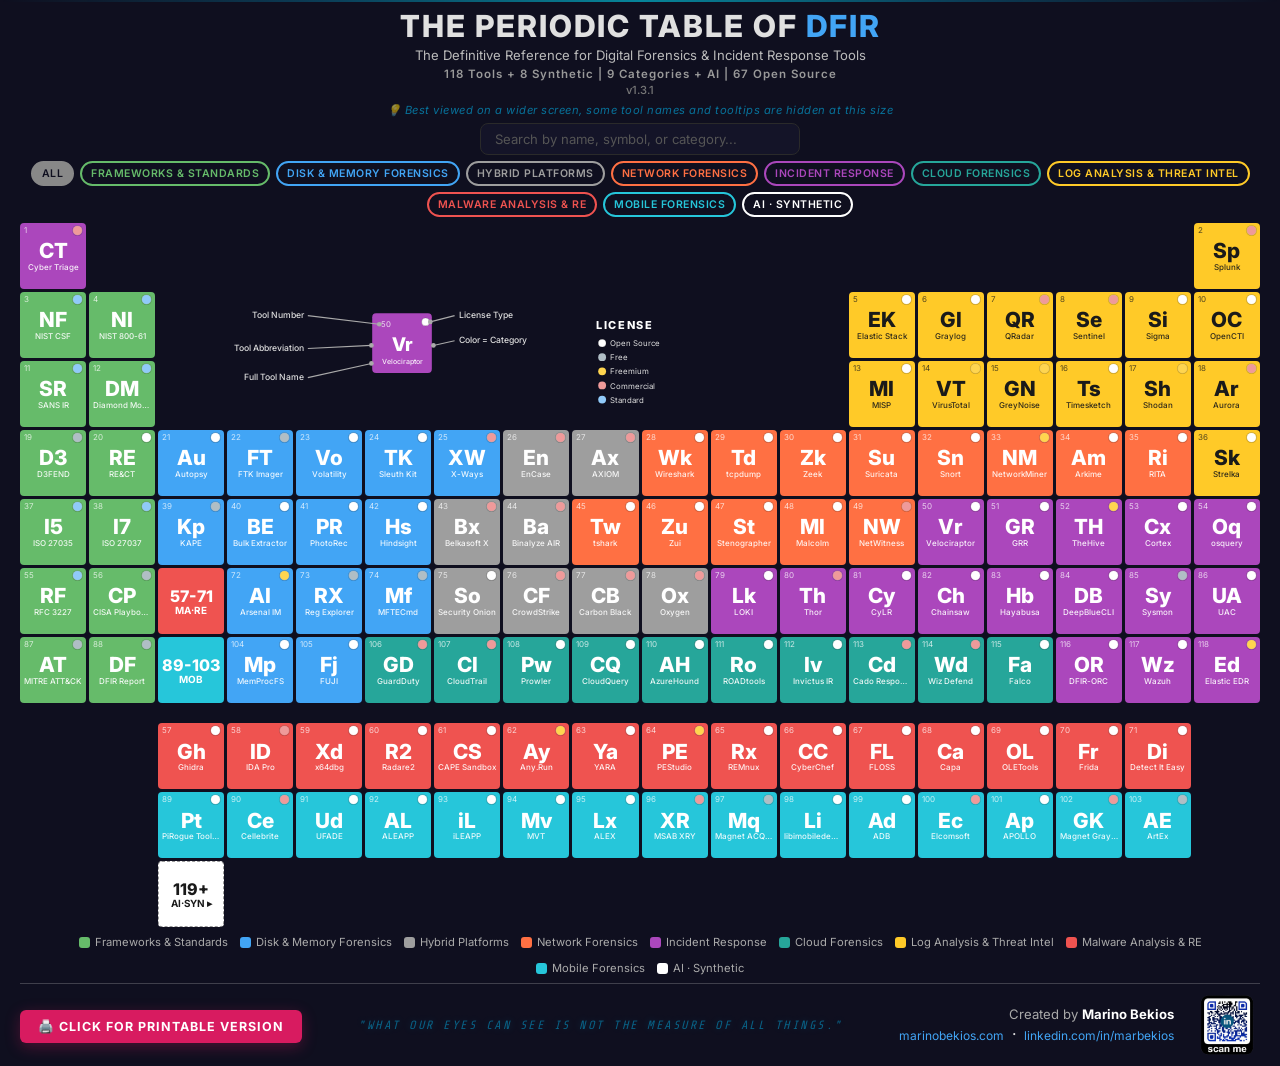
<file: index.html>
<!DOCTYPE html>
<html lang="en">
<head>
    <meta charset="UTF-8">
    <meta name="viewport" content="width=device-width, initial-scale=1.0">
    <title>The Periodic Table of DFIR - 118 Essential Forensics & IR Tools</title>
    <meta name="description" content="The definitive visual reference for Digital Forensics & Incident Response. 118 tools across 9 categories plus a synthetic-elements row of AI DFIR tools - disk, memory, network, malware, mobile, cloud, IR, frameworks, hybrid platforms, and AI.">
    <meta name="author" content="Marino Bekios">
    <meta name="keywords" content="DFIR, digital forensics, incident response, cybersecurity, periodic table, forensic tools, malware analysis, threat intelligence">

    <!-- Open Graph / LinkedIn / Facebook -->
    <meta property="og:type" content="website">
    <meta property="og:url" content="https://ledlight33.github.io/periodic-table-of-dfir/">
    <meta property="og:title" content="The Periodic Table of DFIR">
    <meta property="og:description" content="118 essential tools for Digital Forensics & Incident Response, organized like the periodic table. By Marino Bekios.">
    <meta property="og:image" content="https://ledlight33.github.io/periodic-table-of-dfir/assets/og-image.png">

    <!-- Twitter Card -->
    <meta name="twitter:card" content="summary_large_image">
    <meta name="twitter:title" content="The Periodic Table of DFIR">
    <meta name="twitter:description" content="118 essential tools for Digital Forensics & Incident Response.">
    <meta name="twitter:image" content="https://ledlight33.github.io/periodic-table-of-dfir/assets/og-image.png">

    <link rel="stylesheet" href="style.css">
    <link rel="preconnect" href="https://fonts.googleapis.com">
    <link rel="preconnect" href="https://fonts.gstatic.com" crossorigin>
    <link href="https://fonts.googleapis.com/css2?family=Inter:wght@300;400;500;600;700;800&family=Share+Tech+Mono&display=swap" rel="stylesheet">

    <!-- =====================================================
         INDEX-ONLY: Matrix rain + scan-line atmospheric layer
         (Not loaded by print.html or poster.html)
         ===================================================== -->
    <style>
        /* Hide the existing circuit-board pattern on index - matrix replaces it */
        body::before { display: none !important; }

        #matrix-rain {
            position: fixed;
            inset: 0;
            width: 100%;
            height: 100%;
            z-index: 0;
            opacity: 0.42;
            pointer-events: none;
        }

        .scan-overlay {
            position: fixed;
            inset: 0;
            z-index: 0;
            pointer-events: none;
            overflow: hidden;
        }
        .scan-line {
            position: absolute;
            left: 0;
            right: 0;
            height: 1.5px;
            background: linear-gradient(90deg,
                transparent 0%,
                rgba(0, 200, 255, 0.25) 25%,
                rgba(0, 230, 255, 0.55) 50%,
                rgba(0, 200, 255, 0.25) 75%,
                transparent 100%);
            /* 16-second cycle: ~11s slow sweep top→bottom, ~5s invisible pause before next */
            animation: scanMove 16s ease-in-out infinite;
        }
        @keyframes scanMove {
            0%   { top: 0;     opacity: 0; }
            4%   { opacity: 1; }
            70%  { top: 100%;  opacity: 1; }
            74%  { top: 100%;  opacity: 0; }
            100% { top: 100%;  opacity: 0; }
        }

        /* Resolution hint - only shows on smaller screens, hidden on full desktop */
        .resolution-hint {
            display: none;
            margin-top: 6px;
            font-size: 0.7rem;
            color: rgba(0, 195, 255, 0.55);
            font-style: italic;
            letter-spacing: 0.5px;
        }
        @media (max-width: 1280px) {
            .resolution-hint { display: block; }
        }

        /* Atmospheric quote - sits in the footer row between print button and author info */
        .wallpaper-quote {
            font-family: 'Share Tech Mono', Consolas, monospace;
            font-size: 12px;
            letter-spacing: 2.5px;
            color: rgba(0, 195, 255, 0.45);
            font-style: italic;
            text-transform: uppercase;
            text-align: center;
            text-shadow: 0 0 8px rgba(0, 200, 255, 0.2);
            pointer-events: none;
            flex: 0 1 auto;
            padding: 0 20px;
        }
        @media (max-width: 1100px) {
            .wallpaper-quote { font-size: 10px; letter-spacing: 1.5px; padding: 0 12px; }
        }
        @media (max-width: 768px) {
            .wallpaper-quote { display: none; }
        }

        /* Respect users who prefer reduced motion */
        @media (prefers-reduced-motion: reduce) {
            .scan-line { animation: none; display: none; }
        }
    </style>
</head>
<body>
    <!-- Matrix rain background (index only) -->
    <canvas id="matrix-rain" aria-hidden="true"></canvas>
    <div class="scan-overlay" aria-hidden="true"><div class="scan-line"></div></div>

    <div class="container">
        <header>
            <h1>The Periodic Table of <span class="accent">DFIR</span></h1>
            <p class="subtitle">The Definitive Reference for Digital Forensics & Incident Response Tools</p>
            <p class="stats-badge">118 Tools + 8 Synthetic | 9 Categories + AI | 67 Open Source</p>
            <p class="version">v1.3.1</p>
            <p class="resolution-hint">💡 Best viewed on a wider screen, some tool names and tooltips are hidden at this size</p>
        </header>

        <div class="controls">
            <div class="search-wrapper">
                <input type="text" id="search" placeholder="Search by name, symbol, or category..." autocomplete="off" spellcheck="false">
                <button class="search-clear" id="searchClear" aria-label="Clear search">✕</button>
            </div>
            <div class="filter-buttons" id="filters"></div>
        </div>

        <div class="table-wrapper">
            <div class="periodic-table" id="table"></div>
        </div>

        <div class="legend" id="legend"></div>

        <footer>
            <div class="footer-content">
                <div class="footer-left">
                    <a href="print.html" target="_blank" class="print-btn-magenta">
                        🖨️ CLICK FOR PRINTABLE VERSION
                    </a>
                </div>
                <div class="wallpaper-quote" aria-hidden="true">"What our eyes can see is not the measure of all things."</div>
                <div class="footer-right">
                    <div class="footer-info-group">
                        <div class="footer-text">
                            <p class="footer-author">Created by <strong>Marino Bekios</strong></p>
                            <p class="footer-link">
                                <a href="https://marinobekios.com/" target="_blank">marinobekios.com</a>
                                &nbsp;·&nbsp;
                                <a href="https://linkedin.com/in/marbekios" target="_blank">linkedin.com/in/marbekios</a>
                            </p>
                        </div>
                        <img src="assets/qr-linkedin.png" class="footer-qr-static-index" style="width: 110px; height: 110px;" alt="LinkedIn QR">
                    </div>
                </div>
            </div>
        </footer>
    </div>

    <!-- Matrix rain renderer (index only). Lightweight: pauses when tab hidden,
         responds to viewport resize, stops if user prefers reduced motion. -->
    <script>
    (function () {
        const canvas = document.getElementById('matrix-rain');
        if (!canvas) return;
        const ctx = canvas.getContext('2d');
        const FONT_SIZE = 15;
        let W, H, COLS, drops, speed, bright, timer = null;

        function resize() {
            W = canvas.width  = window.innerWidth;
            H = canvas.height = window.innerHeight;
            COLS = Math.floor(W / FONT_SIZE);
            drops  = Array.from({ length: COLS }, () => Math.random() * (H / FONT_SIZE));
            speed  = Array.from({ length: COLS }, () => 0.18 + Math.random() * 0.42);  // was 0.4-1.3, now 0.18-0.6 (≈50% slower)
            bright = Array.from({ length: COLS }, () => 0.30 + Math.random() * 0.50);
            ctx.font = FONT_SIZE + 'px "Share Tech Mono", Consolas, monospace';
        }

        function draw() {
            // Trail effect - semi-transparent fill matching body background colour
            ctx.fillStyle = 'rgba(15, 15, 31, 0.07)';
            ctx.fillRect(0, 0, W, H);

            for (let i = 0; i < COLS; i++) {
                const x = i * FONT_SIZE;
                const y = drops[i] * FONT_SIZE;
                const bit = Math.random() > 0.5 ? '1' : '0';
                const alpha = bright[i] * (0.8 + Math.random() * 0.2);

                ctx.fillStyle = 'rgba(0, 195, 255, ' + Math.min(1, alpha * 1.3) + ')';
                ctx.fillText(bit, x, y);

                drops[i] += speed[i];
                if (y > H && Math.random() > 0.972) {
                    drops[i] = Math.random() * -30;
                    bright[i] = 0.30 + Math.random() * 0.48;
                    speed[i]  = 0.18 + Math.random() * 0.42;
                }
            }
        }

        function start() { if (!timer) timer = setInterval(draw, 50); }
        function stop()  { if (timer) { clearInterval(timer); timer = null; } }

        resize();
        window.addEventListener('resize', resize);
        document.addEventListener('visibilitychange', () => document.hidden ? stop() : start());

        if (window.matchMedia('(prefers-reduced-motion: reduce)').matches) {
            // Single static frame for users who prefer no motion
            for (let i = 0; i < 40; i++) draw();
        } else {
            start();
        }
    })();
    </script>

    <script src="script.js"></script>
</body>
</html>
</file>
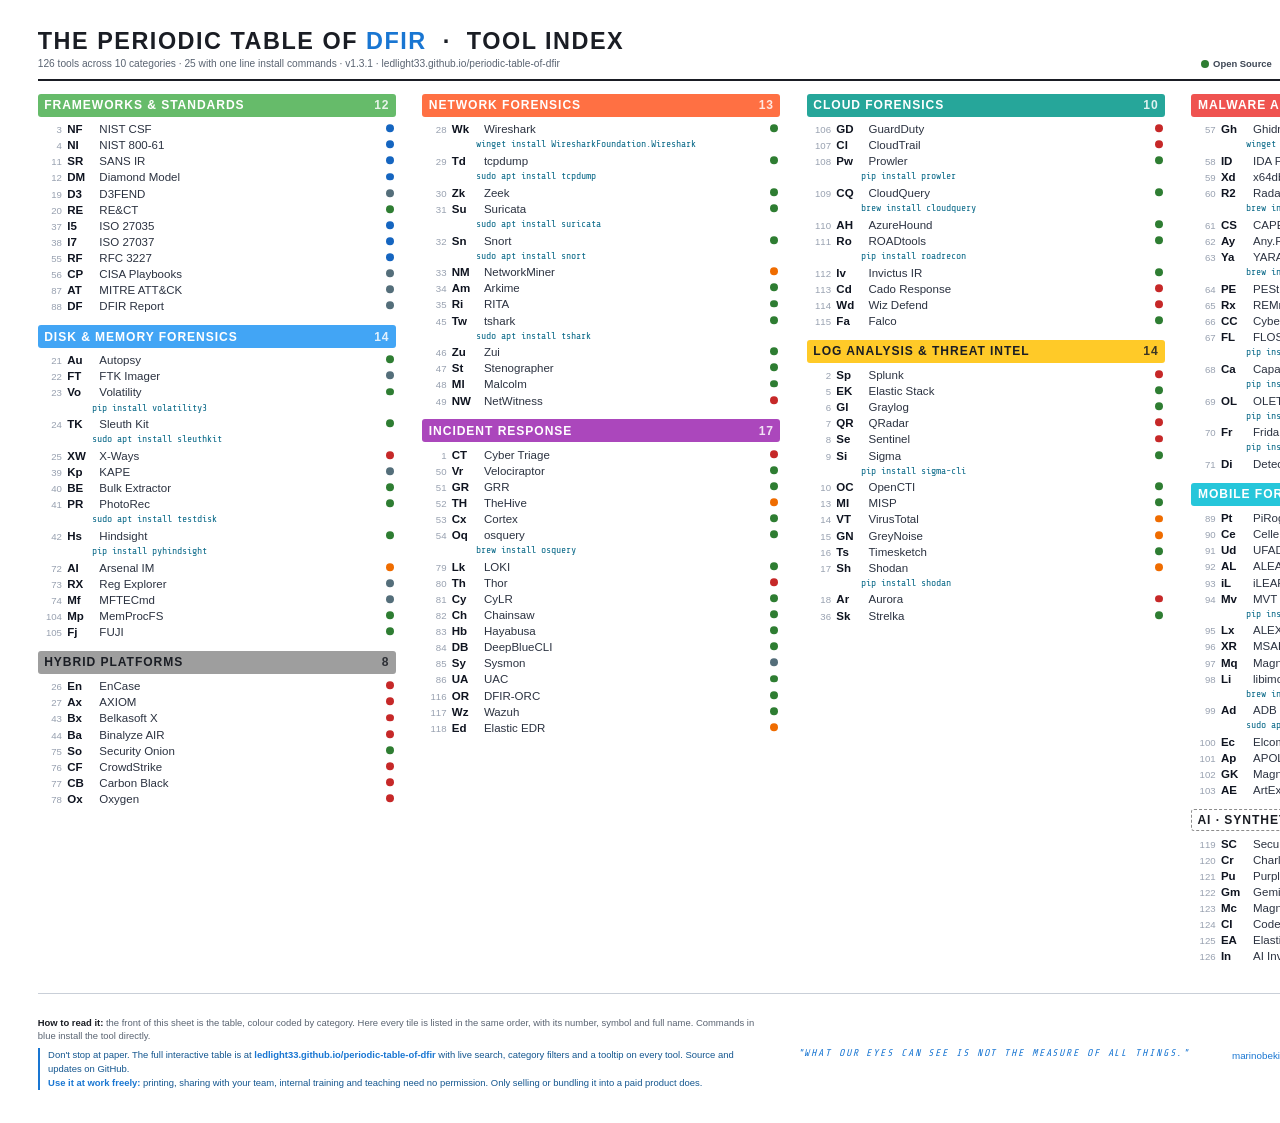
<file: handout-back.html>
<!DOCTYPE html>
<html lang="en">
<head>
    <meta charset="UTF-8">
    <title>THE PERIODIC TABLE OF DFIR - Tool Index (handout reverse)</title>
    <link rel="preconnect" href="https://fonts.googleapis.com">
    <link rel="preconnect" href="https://fonts.gstatic.com" crossorigin>
    <!-- Share Tech Mono only. See the note in print.html: Google's Inter is a
         variable font and Chrome cannot embed it in a PDF. -->
    <link href="https://fonts.googleapis.com/css2?family=Share+Tech+Mono&display=swap" rel="stylesheet">
    <style>
    /* ============================================================
       REVERSE SIDE OF THE A3 HANDOUT
       Light ground on purpose: dense type reads better on white and
       double sided dark would soak the sheet with ink.
       Tools are grouped in the same category order as the table.
       ============================================================ */

    @page {
        size: A3 landscape;
        margin: 0;
    }

    * { margin: 0; padding: 0; box-sizing: border-box; }

    html, body {
        background: #ffffff;
        color: #1a1d24;
        font-family: 'Segoe UI', Arial, Helvetica, sans-serif;
        -webkit-print-color-adjust: exact;
        print-color-adjust: exact;
    }

    .sheet {
        width: 420mm;
        min-height: 297mm;
        padding: 8mm 10mm 5.5mm;
        display: flex;
        flex-direction: column;
    }

    /* ---- Header ---- */
    header {
        display: flex;
        align-items: flex-end;
        justify-content: space-between;
        border-bottom: 2px solid #1a1d24;
        padding-bottom: 2.5mm;
        margin-bottom: 3.5mm;
    }

    h1 {
        font-size: 6.2mm;
        font-weight: 800;
        letter-spacing: 0.4mm;
        text-transform: uppercase;
        line-height: 1;
    }

    h1 .accent { color: #1976d2; }

    .subtitle {
        font-size: 2.7mm;
        color: #5a6472;
        margin-top: 1.2mm;
        font-weight: 500;
    }

    /* License key sits in the header so the columns stay pure data */
    .lic-key {
        display: flex;
        gap: 4.5mm;
        font-size: 2.5mm;
        color: #3d4654;
        font-weight: 600;
    }

    .lic-key span { display: flex; align-items: center; gap: 1.2mm; }

    .dot {
        width: 2.1mm;
        height: 2.1mm;
        border-radius: 50%;
        flex-shrink: 0;
        display: inline-block;
    }

    /* ---- Four balanced columns of categories ---- */
    .index {
        column-count: 4;
        column-gap: 7mm;
        flex: 1;
    }

    .cat {
        break-inside: avoid;
        page-break-inside: avoid;
        margin-bottom: 2.7mm;
    }

    .cat-head {
        display: flex;
        align-items: center;
        gap: 1.6mm;
        font-size: 3.2mm;
        font-weight: 800;
        text-transform: uppercase;
        letter-spacing: 0.25mm;
        padding: 1.2mm 1.7mm;
        border-radius: 0.8mm;
        color: #fff;
        margin-bottom: 1.3mm;
    }

    /* The synthetic row is white on the front, so its bar needs an outline
       to exist at all on white paper. Dashed, same as the tiles. */
    .cat-head.synthetic {
        border: 0.4mm dashed rgba(0, 0, 0, 0.45);
        padding: 0.8mm 1.3mm;
    }

    .cat-head .count {
        margin-left: auto;
        font-weight: 600;
        opacity: 0.85;
    }

    /* Yellow and white category bars need dark text to stay legible */
    .cat-head.on-light { color: #1a1d24; }

    .tool {
        display: flex;
        align-items: baseline;
        gap: 1.4mm;
        font-size: 3.05mm;
        line-height: 1.33;
        padding: 0.1mm 0.6mm;
    }

    .tool .num {
        min-width: 5.8mm;
        color: #98a1b0;
        font-size: 2.55mm;
        font-variant-numeric: tabular-nums;
        text-align: right;
    }

    .tool .sym {
        min-width: 7.1mm;
        font-weight: 800;
        color: #0f1420;
    }

    .tool .nm { flex: 1; color: #2b3240; }

    .tool .dot { margin-left: 0.8mm; transform: translateY(-0.2mm); }

    /* Install command hangs under its tool */
    .cmd {
        font-family: 'Share Tech Mono', Consolas, monospace;
        font-size: 2.6mm;
        color: #0d6b8a;
        margin: 0.1mm 0 0.8mm 14.3mm;
        line-height: 1.25;
        word-break: break-all;
    }

    /* ---- Footer ---- */
    footer {
        display: flex;
        align-items: center;
        justify-content: space-between;
        gap: 6mm;
        border-top: 1.5px solid #c9cfd8;
        padding-top: 2.5mm;
        margin-top: 3mm;
    }

    .foot-note {
        font-size: 2.5mm;
        color: #5a6472;
        line-height: 1.45;
        max-width: 190mm;
    }

    .foot-note strong { color: #1a1d24; }

    /* Invitation to the live version, set apart from the instructions */
    .cta {
        margin-top: 1.4mm;
        padding-left: 2.2mm;
        border-left: 0.7mm solid #1976d2;
        color: #14568f;
    }

    .cta strong { color: #1976d2; }

    .foot-quote {
        font-family: 'Share Tech Mono', Consolas, monospace;
        font-size: 2.6mm;
        letter-spacing: 0.5mm;
        color: #1976d2;
        font-style: italic;
        text-transform: uppercase;
        text-align: center;
        flex: 1;
    }

    .foot-credit {
        display: flex;
        align-items: center;
        gap: 3.5mm;
        text-align: right;
    }

    .foot-credit .who { font-size: 4mm; font-weight: 800; }
    .foot-credit .links { font-size: 2.6mm; color: #1976d2; margin-top: 0.4mm; }
    .foot-credit .doi   { font-size: 2.2mm; color: #6b7482; margin-top: 0.6mm; letter-spacing: 0.1mm; }
    .foot-credit img { width: 26mm; height: 26mm; }
    </style>
</head>
<body>
    <div class="sheet">
        <header>
            <div>
                <h1>The Periodic Table of <span class="accent">DFIR</span> &nbsp;&middot;&nbsp; Tool Index</h1>
                <p class="subtitle" id="subtitle"></p>
            </div>
            <div class="lic-key" id="licKey"></div>
        </header>

        <main class="index" id="index"></main>

        <footer>
            <div class="foot-note">
                <strong>How to read it:</strong> the front of this sheet is the table, colour coded by category.
                Here every tile is listed in the same order, with its number, symbol and full name.
                Commands in blue install the tool directly.
                <div class="cta">
                    Don't stop at paper. The full interactive table is at
                    <strong>ledlight33.github.io/periodic-table-of-dfir</strong>
                    with live search, category filters and a tooltip on every tool.
                    Source and updates on GitHub.
                    <br><strong>Use it at work freely:</strong> printing, sharing with your team, internal
                    training and teaching need no permission. Only selling or bundling it into a paid
                    product does.
                </div>
            </div>
            <div class="foot-quote">"What our eyes can see is not the measure of all things."</div>
            <div class="foot-credit">
                <div>
                    <div class="who">Marino Bekios</div>
                    <div class="links">marinobekios.com &nbsp;&middot;&nbsp; linkedin.com/in/marbekios</div>
                    <div class="doi">doi.org/10.5281/zenodo.22667666</div>
                </div>
                <img src="assets/qr-linkedin.png" alt="LinkedIn QR code">
            </div>
        </footer>
    </div>

    <!-- Data comes from the same source the table uses, so this sheet can never drift -->
    <script src="script.js"></script>
    <script>
    (function () {
        // Print friendly license colours. The table's own palette is tuned for a
        // dark ground (open source is white there) and would vanish on paper.
        const LIC_PRINT = {
            os:  { label: 'Open Source', color: '#2e7d32' },
            fr:  { label: 'Free',        color: '#546e7a' },
            fm:  { label: 'Freemium',    color: '#ef6c00' },
            cm:  { label: 'Commercial',  color: '#c62828' },
            std: { label: 'Standard',    color: '#1565c0' }
        };
        // Categories whose bar colour is too light for white lettering
        const LIGHT_BARS = new Set(['logti', 'ai', 'hybrid']);

        const esc = s => String(s).replace(/[&<>]/g, c => ({ '&': '&amp;', '<': '&lt;', '>': '&gt;' }[c]));

        document.getElementById('licKey').innerHTML = Object.values(LIC_PRINT)
            .map(l => `<span><i class="dot" style="background:${l.color}"></i>${l.label}</span>`)
            .join('');

        const index = document.getElementById('index');
        let total = 0, withCmd = 0;

        Object.entries(CATEGORIES).forEach(([key, cat]) => {
            const tools = ELEMENTS.filter(e => e.cat === key).sort((a, b) => a.n - b.n);
            if (!tools.length) return;
            total += tools.length;

            const block = document.createElement('section');
            block.className = 'cat';
            block.innerHTML =
                `<div class="cat-head${LIGHT_BARS.has(key) ? ' on-light' : ''}${key === 'ai' ? ' synthetic' : ''}" style="background:${cat.color}">` +
                    `${esc(cat.name)}<span class="count">${tools.length}</span>` +
                `</div>` +
                tools.map(t => {
                    if (t.install) withCmd++;
                    const lic = LIC_PRINT[t.l];
                    return `<div class="tool">` +
                               `<span class="num">${t.n}</span>` +
                               `<span class="sym">${esc(t.s)}</span>` +
                               `<span class="nm">${esc(t.name)}</span>` +
                               `<i class="dot" style="background:${lic.color}" title="${lic.label}"></i>` +
                           `</div>` +
                           (t.install ? `<div class="cmd">${esc(t.install)}</div>` : '');
                }).join('');
            index.appendChild(block);
        });

        document.getElementById('subtitle').textContent =
            `${total} tools across ${Object.keys(CATEGORIES).length} categories  ·  ` +
            `${withCmd} with one line install commands  ·  v1.3.1  ·  ledlight33.github.io/periodic-table-of-dfir`;
    })();
    </script>
</body>
</html>
</file>
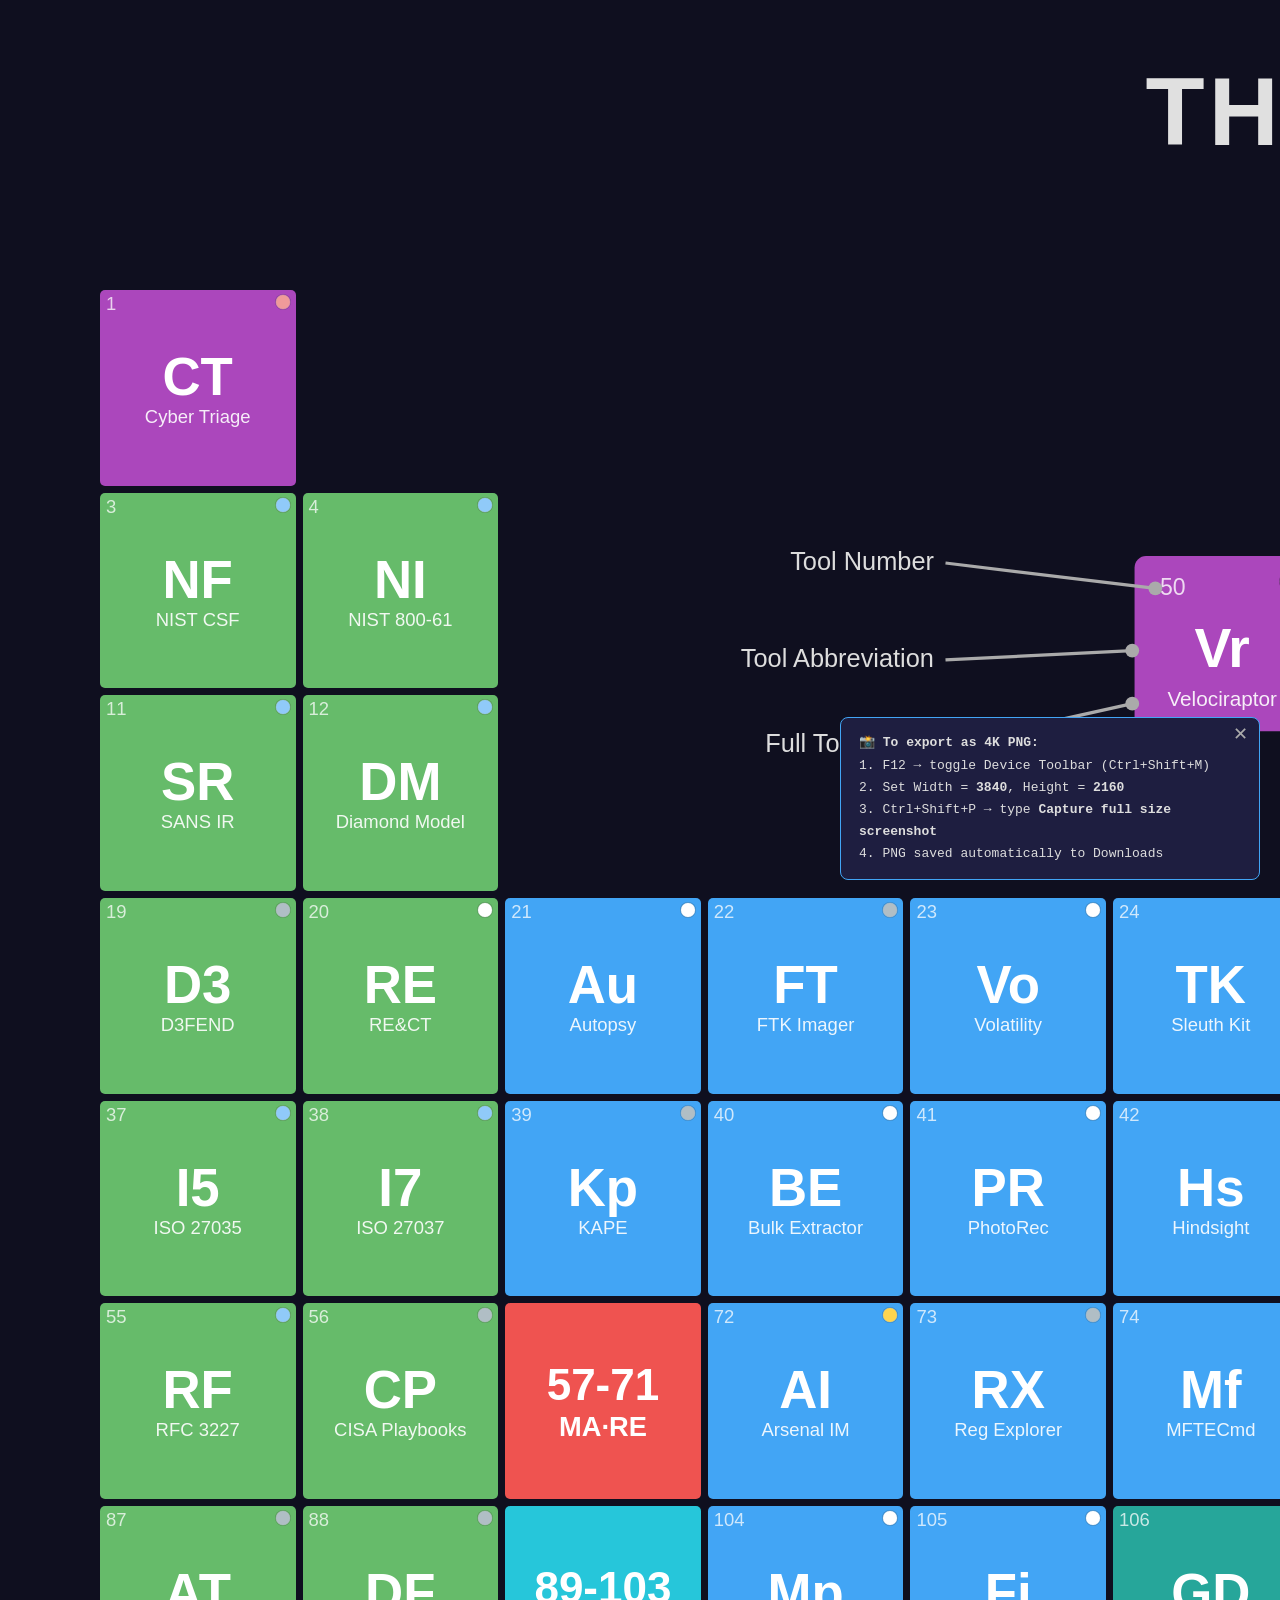
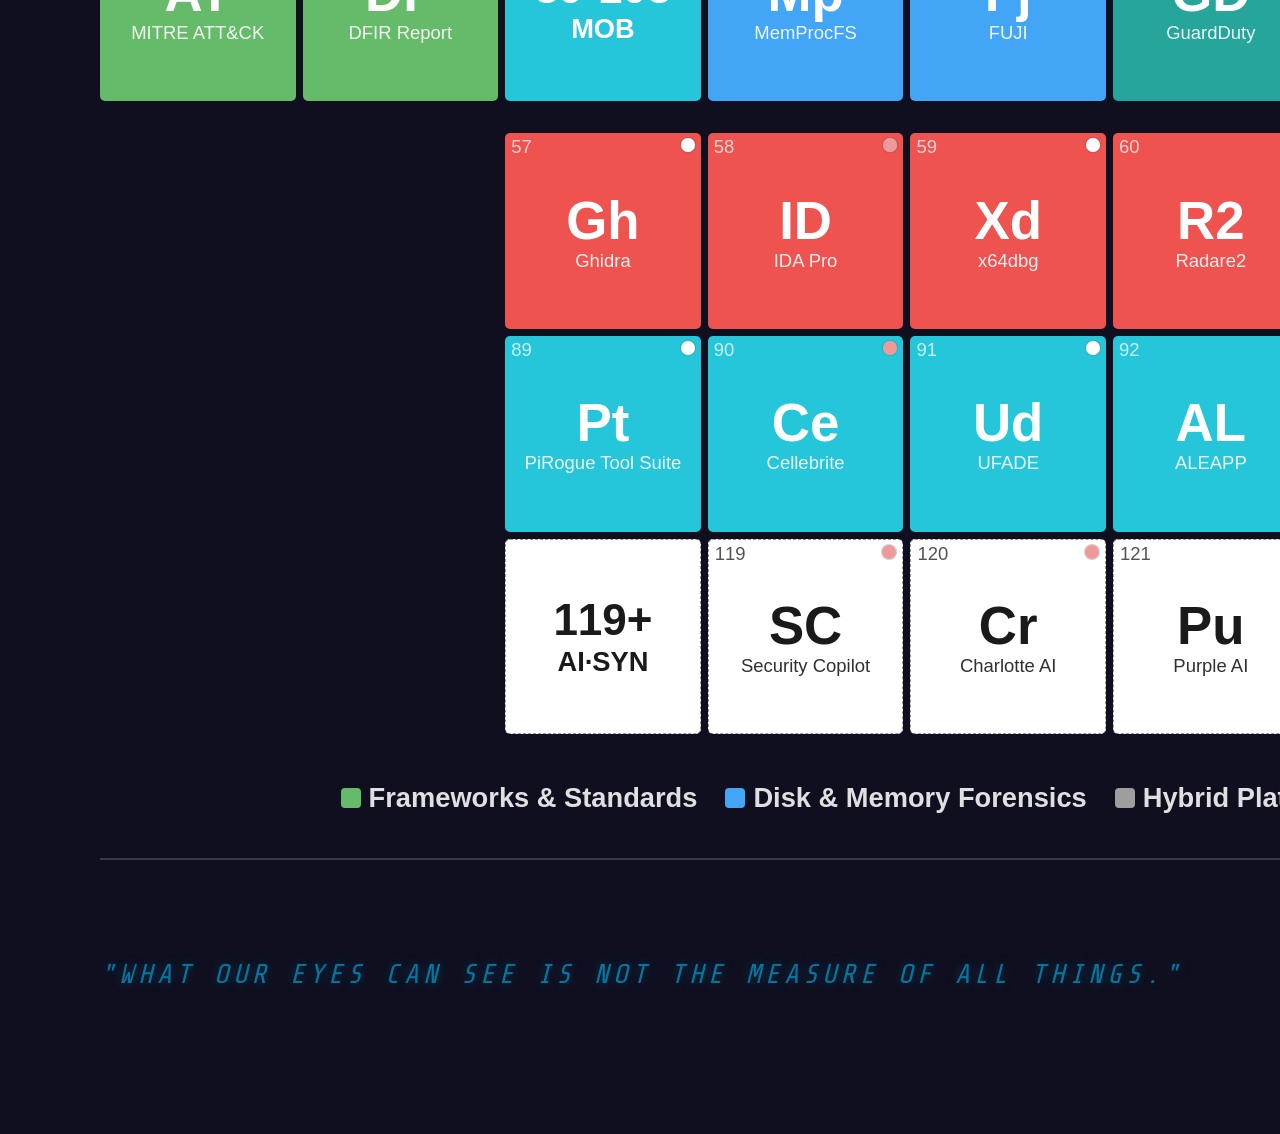
<file: poster.html>
<!DOCTYPE html>
<html lang="en">
<head>
    <meta charset="UTF-8">
    <!-- Fixed 3840px viewport - do NOT change this -->
    <meta name="viewport" content="width=3840">
    <title>THE PERIODIC TABLE OF DFIR - 4K Poster Export</title>
    <link rel="stylesheet" href="style.css">
    <link rel="preconnect" href="https://fonts.googleapis.com">
    <link rel="preconnect" href="https://fonts.gstatic.com" crossorigin>
    <link href="https://fonts.googleapis.com/css2?family=Share+Tech+Mono&display=swap" rel="stylesheet">
    <style>

    /* ============================================================
       4K POSTER CANVAS - 3840 px wide, auto height
       All rem values inherit from html { font-size: 44px }
       which scales everything ~2.75× from the 16px screen base.
       ============================================================ */

    /* Undo style.css viewport-fit logic - poster needs to render at fixed 3840px */
    html, body {
        overflow: visible !important;
        height: auto !important;
    }
    .table-wrapper {
        overflow: visible !important;
        display: block !important;
    }
    .periodic-table {
        grid-template-columns: repeat(18, 1fr) !important;
        grid-template-rows: repeat(7, auto) 18px repeat(3, auto) !important;
        width: 100% !important;
    }
    /* Synthetic AI row - always expanded and static on the poster */
    .periodic-table .element[data-cat="ai"] {
        display: flex !important;
        animation: none !important;
    }
    .element.synthetic {
        animation: none !important;
        box-shadow: none !important;
    }
    .element {
        aspect-ratio: 1 !important;
    }

    html {
        font-size: 44px;
    }

    body {
        width: 3840px;
        min-height: 2160px;
        background: #0f0f1f;
    }

    /* Remove the circuit-board overlay - cleaner at poster scale */
    body::before {
        display: none;
    }

    .container {
        max-width: 3840px;
        width: 3840px;
        padding: 56px 100px 70px;
    }

    /* ---- Header ---- */
    header {
        margin-bottom: 28px;
    }

    header h1 {
        font-size: 2.2rem;   /* 2.2 × 44 = 96.8px */
        letter-spacing: 4px;
    }

    .subtitle {
        display: block !important;  /* immune to the short-viewport rules in style.css */
        font-size: 0.85rem;  /* 37.4px */
        margin-top: 8px;
    }

    .stats-badge {
        font-size: 0.65rem;  /* 28.6px */
        margin-top: 10px;
        letter-spacing: 2px;
    }

    .version {
        display: none;       /* omit version tag on poster */
    }

    /* ---- Controls (hidden on poster) ---- */
    .controls {
        display: none !important;
    }

    /* ---- Periodic Table Grid ---- */
    .table-wrapper {
        overflow: visible;
        padding-bottom: 0;
    }

    .periodic-table {
        gap: 7px;
        min-width: none !important;
    }

    /* ---- Element Tiles ---- */
    .element {
        padding: 6px 3px;
        cursor: default;
        border-radius: 5px;
    }

    /* Lock out hover effects - this is a static poster */
    .element:hover {
        transform: none !important;
        box-shadow: none !important;
        z-index: auto !important;
    }

    .element .tooltip {
        display: none !important;
    }

    .element .symbol {
        font-size: 1.2rem;   /* 1.2 × 44 = 52.8px */
    }

    .element .name {
        font-size: 0.42rem;  /* 18.5px */
        white-space: normal;
        line-height: 1.15;
    }

    .element .number {
        font-size: 0.42rem;  /* 18.5px */
        top: 5px;
        left: 6px;
    }

    .element .license-dot {
        width: 14px;
        height: 14px;
        top: 5px;
        right: 6px;
    }

    /* ---- Key / SVG legend tile ---- */
    .table-key {
        transform: none;
        transform-origin: center;
    }

    .key-svg {
        max-height: none;
        width: 100%;
        height: 100%;
    }

    /* ---- Row labels ---- */
    .row-label {
        font-size: 0.5rem;
        padding-right: 10px;
    }

    /* ---- Category Legend ---- */
    .legend {
        display: flex !important;
        flex-wrap: nowrap !important;
        justify-content: center !important;
        gap: 28px !important;
        margin-top: 32px !important;
        padding: 16px 0 !important;
        width: 100% !important;
    }

    .legend-item {
        font-size: 0.62rem !important;  /* 27.3px */
        color: #e0e0e0 !important;
        font-weight: 600 !important;
        white-space: nowrap !important;
        gap: 8px;
    }

    .legend-swatch {
        width: 20px !important;
        height: 20px !important;
        border-radius: 4px !important;
    }

    /* ---- Footer ---- */
    footer {
        margin-top: 28px;
        padding-top: 24px;
        border-top: 2px solid rgba(255, 255, 255, 0.18);
    }

    .poster-quote {
        font-family: 'Share Tech Mono', Consolas, monospace;
        font-size: 0.62rem;
        letter-spacing: 4px;
        color: rgba(0, 195, 255, 0.55);
        font-style: italic;
        text-transform: uppercase;
        text-shadow: 0 0 12px rgba(0, 200, 255, 0.25);
        flex: 1;
        align-self: center;
    }

    /* Hide the web-only print button */
    .print-btn-magenta,
    .footer-left {
        display: none !important;
    }

    .footer-content {
        justify-content: flex-end;
        max-width: none;
    }

    .footer-info-group {
        gap: 28px;
    }

    .footer-text {
        text-align: right;
        line-height: 1.3;
    }

    .footer-author {
        font-size: 0.75rem;  /* 33px */
    }

    .footer-author strong {
        color: #fff;
    }

    .footer-link a {
        font-size: 0.65rem;  /* 28.6px */
        color: #42A5F5;
        text-decoration: none;
    }

    .footer-qr-static-index {
        width: 180px !important;
        height: 180px !important;
    }

    /* ---- Ensure colors print fully ---- */
    * {
        -webkit-print-color-adjust: exact !important;
        print-color-adjust: exact !important;
    }

    /* ---- Capture helper banner (hidden by default; closable) ---- */
    #capture-hint {
        display: none;
        position: fixed;
        bottom: 20px;
        right: 20px;
        background: #1e1e40;
        border: 1px solid #42A5F5;
        color: #ddd;
        font-family: monospace;
        font-size: 13px;
        padding: 14px 36px 14px 18px;
        border-radius: 8px;
        z-index: 9999;
        line-height: 1.7;
        max-width: 420px;
    }
    #capture-hint .close-btn {
        position: absolute;
        top: 6px;
        right: 8px;
        width: 22px;
        height: 22px;
        border: none;
        background: transparent;
        color: #aaa;
        font-size: 18px;
        line-height: 1;
        cursor: pointer;
        border-radius: 4px;
        font-family: inherit;
    }
    #capture-hint .close-btn:hover {
        color: #fff;
        background: rgba(66, 165, 245, 0.2);
    }
    /* Print: never show the helper, even if it's still open in the DOM */
    @media print {
        #capture-hint { display: none !important; }
    }

    </style>
</head>
<body>

    <!-- Capture instructions overlay (visible only at screen width < 3840) -->
    <div id="capture-hint">
        <button class="close-btn" id="capture-hint-close" aria-label="Close" title="Close">✕</button>
        📸 <strong>To export as 4K PNG:</strong><br>
        1. F12 → toggle Device Toolbar (Ctrl+Shift+M)<br>
        2. Set Width = <strong>3840</strong>, Height = <strong>2160</strong><br>
        3. Ctrl+Shift+P → type <strong>Capture full size screenshot</strong><br>
        4. PNG saved automatically to Downloads
    </div>

    <div class="container">
        <header>
            <h1>The Periodic Table of <span class="accent">DFIR</span></h1>
            <p class="subtitle">The Definitive Reference for Digital Forensics &amp; Incident Response Tools</p>
            <p class="stats-badge">118 Tools + 8 Synthetic &nbsp;|&nbsp; 9 Categories + AI &nbsp;|&nbsp; 67 Open Source &nbsp;|&nbsp; v1.3.1</p>
        </header>

        <div class="table-wrapper">
            <div class="periodic-table" id="table"></div>
        </div>

        <div class="legend" id="legend"></div>

        <footer>
            <div class="footer-content">
                <div class="poster-quote">"What our eyes can see is not the measure of all things."</div>
                <div class="footer-right">
                    <div class="footer-info-group">
                        <div class="footer-text">
                            <p class="footer-author">Created by <strong>Marino Bekios</strong></p>
                            <p class="footer-link">
                                <a href="https://marinobekios.com/">marinobekios.com</a>
                                &nbsp;·&nbsp;
                                <a href="https://linkedin.com/in/marbekios">linkedin.com/in/marbekios</a>
                            </p>
                        </div>
                        <img src="assets/qr-linkedin.png"
                             class="footer-qr-static-index"
                             alt="LinkedIn QR Code">
                    </div>
                </div>
            </div>
        </footer>
    </div>

    <script src="script.js"></script>

    <script>
        // Poster: synthetic AI row always expanded, no toggle arrow
        document.addEventListener('DOMContentLoaded', () => {
            setAIExpanded(true);
            const lbl = document.querySelector('.ai-toggle-label');
            if (lbl) lbl.textContent = 'AI·SYN';
        });
    </script>

    <script>
        // Show the hint banner only when the screen is narrower than the canvas
        // (i.e., when viewed normally in a browser, not inside DevTools at 3840px)
        const hint = document.getElementById('capture-hint');
        if (window.innerWidth < 3840) {
            hint.style.display = 'block';
        }
        // Close button - dismiss the banner permanently for this session
        document.getElementById('capture-hint-close').addEventListener('click', () => {
            hint.style.display = 'none';
        });
        // Auto-hide if the user resizes to ≥3840 (i.e., they followed the instructions)
        window.addEventListener('resize', () => {
            if (window.innerWidth >= 3840) hint.style.display = 'none';
        });
    </script>
</body>
</html>
</file>
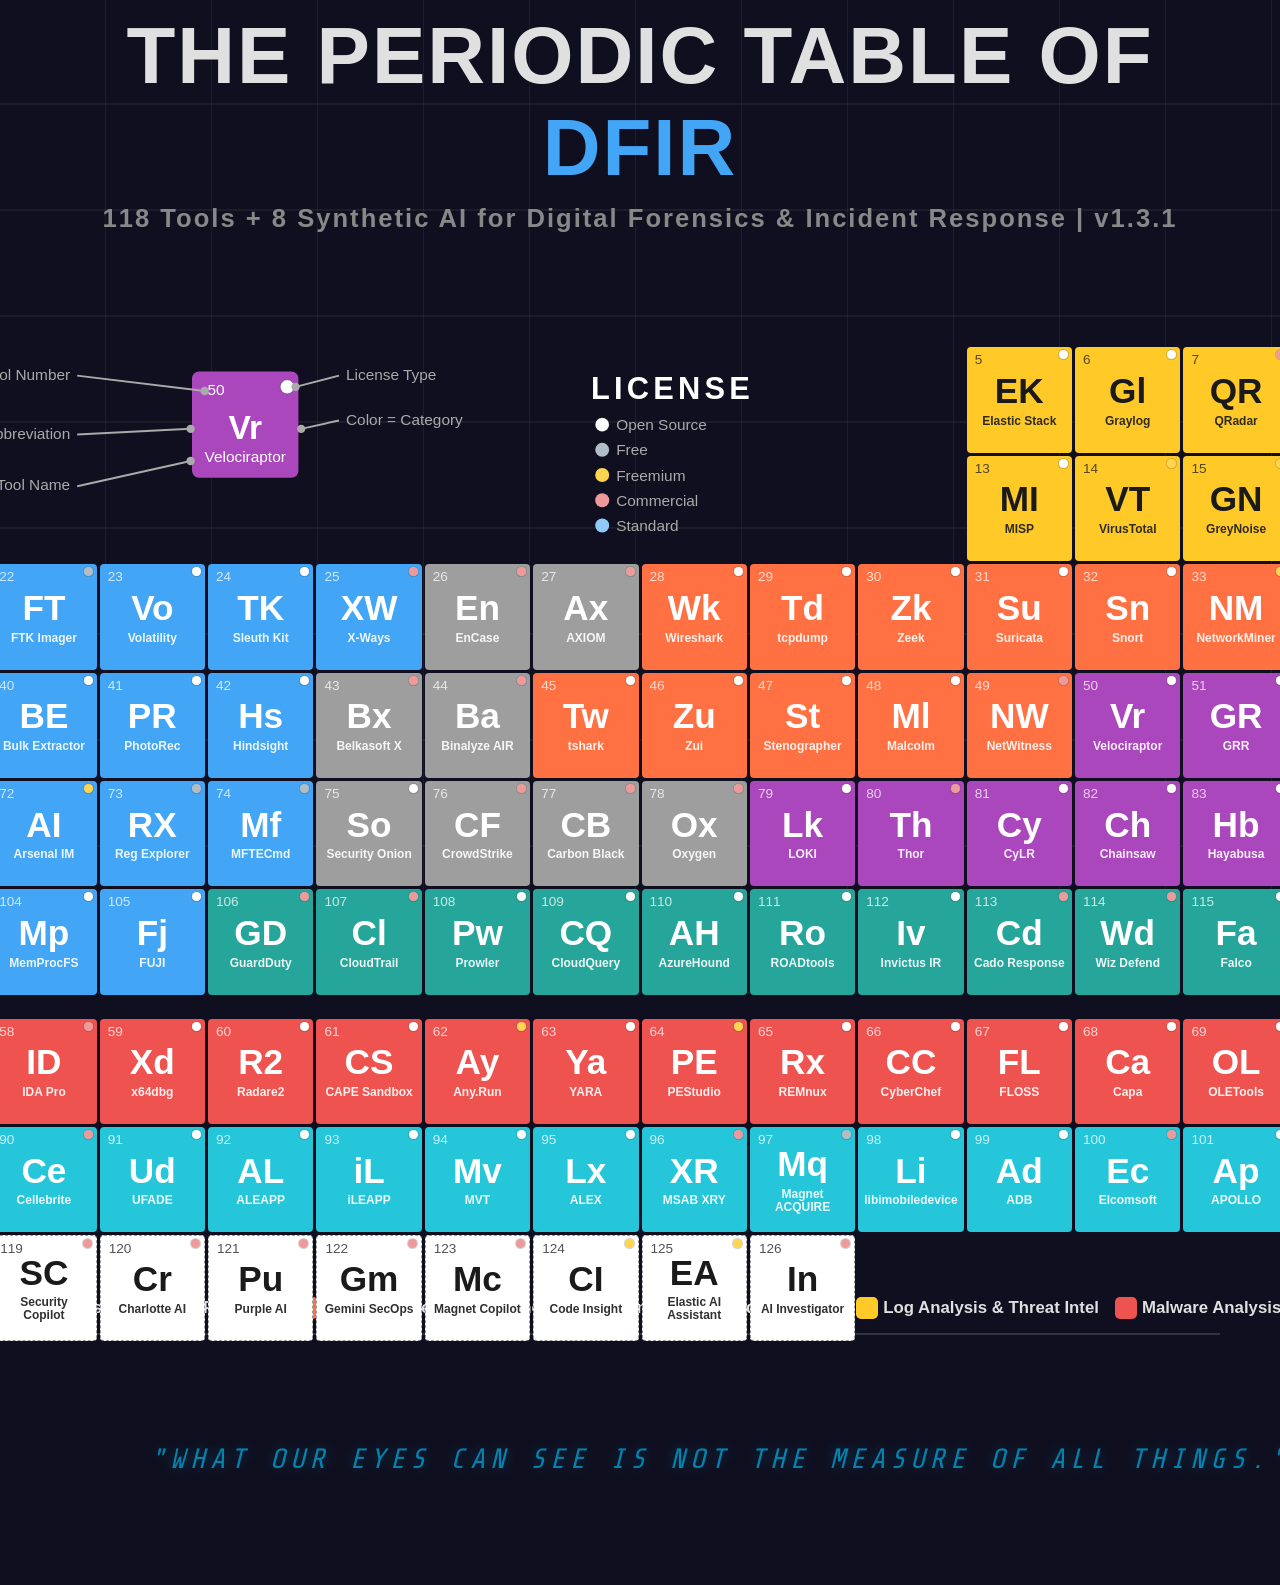
<file: print.html>
<!DOCTYPE html>
<html lang="en">
<head>
    <meta charset="UTF-8">
    <title>THE PERIODIC TABLE OF DFIR - Poster Edition</title>
    <link rel="stylesheet" href="style.css">
    <link rel="preconnect" href="https://fonts.googleapis.com">
    <link rel="preconnect" href="https://fonts.gstatic.com" crossorigin>
    <!-- Only Share Tech Mono is loaded as a web font. Inter is served by Google as a
         variable font, which Chrome cannot embed in a PDF: it falls back to Type3
         glyph drawing, which prints soft and chokes some print RIPs. The system
         grotesque embeds cleanly instead. -->
    <link href="https://fonts.googleapis.com/css2?family=Share+Tech+Mono&display=swap" rel="stylesheet">
    <style>
    /* ============================================================
       PRINT.HTML BASE OVERRIDES - undo style.css viewport-fit logic
       ============================================================
       style.css makes index.html shrink-to-fit the screen by:
         - hiding all overflow on html/body
         - sizing tiles via min(viewport-w, viewport-h) / 18 with a 1440px cap
       Both of those break the poster: it's designed to render large
       (A1 ≈ 2520px wide) and uses scrolling page layout, not fit-to-screen. */
    html, body {
        overflow: visible !important;
        height: auto !important;
        /* Same face as the handout reverse, so both sides of the sheet match */
        font-family: 'Segoe UI', Arial, Helvetica, sans-serif;
    }

    .table-wrapper {
        overflow: visible !important;
        display: block !important; /* undo flex-center from style.css */
    }

    /* Restore the original auto-sizing grid: tiles fill the container width,
       row heights determined by aspect-ratio:1 on .element */
    .periodic-table {
        grid-template-columns: repeat(18, 1fr) !important;
        grid-template-rows: repeat(7, auto) 18px repeat(3, auto) !important;
        width: 100% !important;
    }

    /* Poster always shows the synthetic AI row expanded */
    .periodic-table .element[data-cat="ai"] {
        display: flex !important;
        animation: none !important;
    }

    .element {
        aspect-ratio: 1 !important;
    }

    /* Soft blueprint grid over the dark ground. Breaks up the large flat
       areas of ink without competing with the tiles. */
    body::before {
        display: block !important;
        background-image:
            linear-gradient(90deg, rgba(255, 255, 255, 0.055) 1.5px, transparent 1.5px),
            linear-gradient(0deg,  rgba(255, 255, 255, 0.055) 1.5px, transparent 1.5px);
        background-size: 106px 106px;
        background-position: -1px -1px;
        opacity: 1;
    }

    /* Hide interactive elements and buttons */
    .controls, footer, .print-btn-magenta {
        display: none !important;
    }

    .container {
        max-width: none;
        width: 100%;
        /* Tight vertical padding so the 10-row grid still fits one A1 sheet
           after the synthetic AI row was added in v1.3 */
        padding: 10px 60px;
    }

    /* 1. Header Scaling */
    header h1 { 
        font-size: 5rem !important; /* Massive title for A1 */
        margin-bottom: 10px;
    }
    header .stats-badge { 
        font-size: 1.6rem !important; /* Large readable subtitle */
        color: #888;
        letter-spacing: 2px;
    }

    /* 2. Tool Tiles Scaling */
    .element {
        cursor: default;
        transform: none !important;
        box-shadow: none !important;
        padding: 8px 4px;
        gap: 2px; /* small breathing room between symbol and name */
    }
    .element .symbol { font-size: 2.2rem !important; font-weight: 800; }
    .element .name {
        font-size: 0.75rem !important;
        font-weight: 700 !important;
        white-space: normal !important;
        overflow: visible !important;
        text-overflow: clip !important;
        line-height: 1.1 !important;
        margin-top: 2px;
    }
    .element .number { font-size: 0.85rem !important; top: 6px; left: 8px; }

    /* FIX: Marker tiles (57-71 / 89-103) - keep range text on one line and
       sized closer to regular tile symbols. .element .symbol has 2.2rem !important
       which beats inline styles; this more-specific rule with !important wins. */
    .row-marker .symbol {
        font-size: 1.5rem !important;
        white-space: nowrap !important;
        line-height: 1.15 !important;
        font-weight: 800 !important;
    }
    .row-marker .name {
        font-size: 0.7rem !important;
        margin-top: 2px !important;
    }

   /* 3. Demo Tile & Explanations (SVG) */
.table-key {
    display: flex;
    align-items: center;
    justify-content: center;
    transform: scale(1.4); /* Scaled up for A1 */
    transform-origin: center;
}

/* General labels outside the tile */
.key-svg text {
    font-size: 11px !important;
    fill: #aaa !important;
}

/* FIX 1: Keep tile text white and readable (Vr symbol/name at x=223, number at x=196) */
.key-svg text[x="196"],
.key-svg text[x="223"] {
    fill: #ffffff !important;
    opacity: 1 !important;
}

/* "Vr" tile symbol - large white, selector specific to its coordinates */
.key-svg text[x="223"][y="58"] {
    font-size: 24px !important;
}

/* LICENSE legend header - bigger and bolder in print (y=30 is unique to LICENSE) */
.key-svg text[y="30"] {
    font-size: 22px !important;
    fill: #ffffff !important;
    font-weight: 800 !important;
    letter-spacing: 3px !important;
}
/* Synthetic AI row - static in print (no pulse animation on paper) */
.element.synthetic {
    animation: none !important;
    box-shadow: none !important;
}

/* 4. Category Legend Scaling - Optimized for single line */
.legend {
    display: flex !important;
    flex-wrap: nowrap !important; /* Force all items into a single line */
    justify-content: center !important;
    gap: 16px !important; /* Tightened to fit all 10 categories */
    margin-top: 14px !important;
    padding: 6px 0 !important;
    width: 100% !important;
}

.legend-item {
    font-size: 1.05rem !important; /* Slightly smaller to prevent wrapping */
    color: #e0e0e0 !important;
    font-weight: 600 !important;
    white-space: nowrap !important; /* Prevent text from breaking into two lines */
}

.legend-swatch {
    width: 22px !important; /* Scaled down slightly to match text */
    height: 22px !important;
    border-radius: 5px !important;
}
/* 5. Attribution Footer for Print - Final Positioning */
.print-footer {
    display: block !important;
    /* Move the line UP more by reducing this margin */
    margin-top: 8px;
    border-top: 2px solid rgba(255, 255, 255, 0.15);
    padding-top: 8px;
}

/* Three tracks so the quote sits on the true centre line of the sheet
   while the credit block stays hard right */
.footer-info {
    display: grid;
    grid-template-columns: 1fr auto 1fr;
    align-items: center;
    gap: 30px;
    padding: 0 60px;
}

.footer-credit {
    display: flex;
    align-items: center;
    gap: 30px;
    justify-self: end;
}

/* Atmospheric quote, centred on the sheet */
.print-quote {
    font-family: 'Share Tech Mono', Consolas, monospace;
    font-size: 1.75rem;
    letter-spacing: 5px;
    color: rgba(0, 195, 255, 0.62);
    font-style: italic;
    text-transform: uppercase;
    text-shadow: 0 0 14px rgba(0, 200, 255, 0.28);
    white-space: nowrap;
    text-align: center;
}

.footer-text {
    text-align: right;
    line-height: 1.2;
}

.footer-text p {
    font-size: 1.2rem;
}

.footer-text strong {
    font-size: 2.5rem;
    color: #fff;
    display: block;
    line-height: 1.15;
}

.footer-text .link {
    color: #42A5F5;
    font-size: 1.6rem;
    margin-top: 4px;
}

/* Permanent citable identifier, so the printed sheet can be referenced */
.footer-text .doi {
    color: #8a97a8;
    font-size: 1.15rem;
    margin-top: 4px;
    letter-spacing: 0.5px;
}

.footer-qr-static {
    width: 232px; /* ~61mm on A1, scans from across a room */
    height: auto;
    background: transparent !important;
    /* Ensure no extra margins touch the screen edge */
    margin: 0;
}

/* =====================================================
   PRINT / @PAGE - Force single-page A1 landscape poster
   ===================================================== */
@page {
    size: A1 landscape;
    /* Small margin: the design is edge to edge dark, and a big white
       border would only shrink the table */
    margin: 4mm;
}

@media print {
    html, body {
        margin: 0;
        padding: 0;
        height: auto;
        overflow: visible;
    }

    /* No page breaks anywhere - everything on one sheet */
    .container,
    .table-wrapper,
    .periodic-table,
    .legend,
    footer.print-footer {
        page-break-inside: avoid !important;
        break-inside:       avoid !important;
        page-break-before:  avoid !important;
        break-before:       avoid !important;
        page-break-after:   avoid !important;
        break-after:        avoid !important;
    }

    /* Ensure colors and backgrounds print correctly */
    * {
        -webkit-print-color-adjust: exact !important;
        print-color-adjust:         exact !important;
    }
}
</style>
</head>
<body>
    <div class="container">
        <header>
    <h1>The Periodic Table of <span class="accent">DFIR</span></h1>
    <p class="stats-badge">118 Tools + 8 Synthetic AI for Digital Forensics & Incident Response | v1.3.1</p>
</header>
        <div class="table-wrapper"><div class="periodic-table" id="table"></div></div>
        <div class="legend" id="legend"></div>

        <footer class="print-footer">
            <div class="footer-info">
                <div class="footer-spacer"></div>
                <div class="print-quote">"What our eyes can see is not the measure of all things."</div>
                <div class="footer-credit">
                    <div class="footer-text">
                        <p>Created by <strong>Marino Bekios</strong></p>
                        <p class="link">marinobekios.com &nbsp;·&nbsp; linkedin.com/in/marbekios</p>
                        <p class="doi">doi.org/10.5281/zenodo.22667666</p>
                    </div>
                    <img src="assets/qr-linkedin.png" class="footer-qr-static" alt="LinkedIn QR Code">
                </div>
            </div>
        </footer>
    </div>

<script src="script.js"></script>
<script>
    // Poster edition: synthetic AI row always expanded, no toggle arrow
    document.addEventListener('DOMContentLoaded', () => {
        setAIExpanded(true);
        const lbl = document.querySelector('.ai-toggle-label');
        if (lbl) lbl.textContent = 'AI·SYN';
    });
</script>
</body>
</html>
</file>
<file: style.css>
*, *::before, *::after {
    margin: 0;
    padding: 0;
    box-sizing: border-box;
}

/* Block overflow at the document root too — body alone isn't enough,
   the <html> element can still flash scrollbars during hover transitions
   when the transformed tile briefly extends past the viewport. */
html {
    overflow: hidden;
    height: 100%;
}

body {
    background: #0f0f1f;
    color: #e0e0e0;
    font-family: 'Inter', -apple-system, BlinkMacSystemFont, sans-serif;
    min-height: 100vh;
    -webkit-font-smoothing: antialiased;
    /* Block both axes — content is sized to fit the viewport via the tile calc,
       and this prevents transient scrollbars from hover transforms (scale 1.2). */
    overflow: hidden;
}

/* Circuit board trace pattern */
body::before {
    content: '';
    position: fixed;
    top: 0;
    left: 0;
    width: 100%;
    height: 100%;
    pointer-events: none;
    z-index: 0;
    background-image:
        /* Horizontal traces */
        linear-gradient(0deg, transparent 49.5%, rgba(255,255,255,0.04) 49.5%, rgba(255,255,255,0.04) 50.5%, transparent 50.5%),
        /* Vertical traces */
        linear-gradient(90deg, transparent 49.5%, rgba(255,255,255,0.04) 49.5%, rgba(255,255,255,0.04) 50.5%, transparent 50.5%),
        /* Diagonal accents */
        radial-gradient(circle 2px, rgba(255,255,255,0.06) 1px, transparent 1px);
    background-size: 120px 120px, 120px 120px, 60px 60px;
    background-position: 30px 30px, 30px 30px, 0 0;
}

.container {
    position: relative;
    z-index: 1;
    max-width: 1440px;
    margin: 0 auto;
    padding: 10px 20px;
}

/* Header */
header {
    text-align: center;
    margin-bottom: 8px;
}

header h1 {
    font-size: 2.4rem;
    font-weight: 800;
    letter-spacing: 2px;
    text-transform: uppercase;
}

header .accent {
    color: #42A5F5;
}

.subtitle {
    color: #bbb;
    font-size: 0.95rem;
    margin-top: 6px;
    font-weight: 400;
}

.stats-badge {
    color: #999;
    font-size: 0.78rem;
    margin-top: 8px;
    font-weight: 600;
    letter-spacing: 1px;
}

.version {
    color: #777;
    font-size: 0.7rem;
    margin-top: 4px;
    font-weight: 500;
}

/* Controls */
.controls {
    display: flex;
    flex-direction: column;
    align-items: center;
    gap: 8px;
    margin-bottom: 8px;
}

.search-wrapper {
    position: relative;
    width: 320px;
}

#search {
    background: #141428;
    border: 1px solid #2a2a2a;
    color: #fff;
    padding: 10px 36px 10px 18px;
    border-radius: 8px;
    font-size: 0.9rem;
    font-family: inherit;
    width: 100%;
    outline: none;
    transition: border-color 0.3s;
}

#search:focus {
    border-color: #42A5F5;
}

#search::placeholder {
    color: #555;
}

.search-clear {
    position: absolute;
    right: 10px;
    top: 50%;
    transform: translateY(-50%);
    background: none;
    border: none;
    color: #666;
    cursor: pointer;
    font-size: 0.85rem;
    line-height: 1;
    padding: 4px;
    display: none;
    transition: color 0.2s;
}

.search-clear:hover {
    color: #fff;
}

.search-clear.visible {
    display: block;
}

.filter-buttons {
    display: flex;
    flex-wrap: wrap;
    gap: 6px;
    justify-content: center;
}

.filter-btn {
    padding: 5px 12px;
    border: 2px solid var(--btn-color);
    background: transparent;
    color: var(--btn-color);
    border-radius: 16px;
    cursor: pointer;
    font-size: 0.72rem;
    font-weight: 600;
    font-family: inherit;
    transition: all 0.2s;
    text-transform: uppercase;
    letter-spacing: 0.5px;
}

.filter-btn:hover {
    background: var(--btn-color);
    color: #0f0f1f;
}

.filter-btn.active {
    background: var(--btn-color);
    color: #0f0f1f;
}

/* Periodic Table Grid */
.table-wrapper {
    /* visible so hover scale + box-shadow don't create a local scrollbar;
       the body/html overflow: hidden catches anything that escapes the viewport */
    overflow: visible;
    padding-bottom: 0;
    display: flex;
    justify-content: center;
}

.periodic-table {
    /* Calculate tile size as the SMALLER of:
       - what fits horizontally: (viewport-width up to 1440 - container padding 40 - 17 gaps × 3) / 18 cols
       - what fits vertically:   (viewport-height - reserved 460 for header/footer/etc - gaps & separators) / 10 rows
       Whichever is smaller drives the size, so the table always fits the screen. */
    /* --chrome is the vertical space taken by header, controls, legend and
       footer. It shrinks on short viewports (see the height queries at the
       bottom of this file) so laptops keep readable tiles instead of 22px ones. */
    --chrome: 496px;
    --tile-w: calc((min(100vw, 1440px) - 91px) / 18);
    --tile-h: calc((100vh - var(--chrome)) / 10);
    --tile:   min(var(--tile-w), var(--tile-h));

    display: grid;
    grid-template-columns: repeat(18, var(--tile));
    grid-template-rows:    repeat(7, var(--tile)) 14px repeat(3, var(--tile));
    gap: 3px;
    justify-content: center;
}

/* Element Tile */
.element {
    position: relative;
    display: flex;
    flex-direction: column;
    align-items: center;
    justify-content: center;
    border-radius: 4px;
    cursor: pointer;
    transition: all 0.2s ease;
    text-decoration: none;
    color: #fff;
    padding: 4px 2px;
    aspect-ratio: 1;
}

.element:hover {
    transform: scale(1.2);
    z-index: 100;
    box-shadow: 0 0 15px 3px var(--cat-color, rgba(255,255,255,0.3));
}

.element.dimmed {
    opacity: 0.08;
    pointer-events: none;
}

.element .number {
    position: absolute;
    top: 3px;
    left: 4px;
    font-size: 0.5rem;
    font-weight: 400;
    opacity: 0.75;
    line-height: 1;
}

.element .symbol {
    font-size: 1.3rem;
    font-weight: 800;
    line-height: 1.1;
}

.element .name {
    font-size: 0.5rem;
    font-weight: 500;
    text-align: center;
    line-height: 1.1;
    opacity: 0.9;
    overflow: hidden;
    text-overflow: ellipsis;
    white-space: nowrap;
    max-width: 100%;
    padding: 0 2px;
}

/* License dot */
.element .license-dot {
    position: absolute;
    top: 3px;
    right: 4px;
    width: 9px;
    height: 9px;
    border-radius: 50%;
    box-shadow: 0 0 0 0.5px rgba(255,255,255,0.3), 0 0 0 1px rgba(0,0,0,0.2);
}

/* Dark text for yellow/amber category */
.element.dark-text,
.element.dark-text .number,
.element.dark-text .symbol,
.element.dark-text .name {
    color: #1a1a1a;
}

/* Tooltip */
.element .tooltip {
    display: none;
    position: absolute;
    bottom: calc(100% + 10px);
    left: 50%;
    transform: translateX(-50%);
    background: #1e1e1e;
    border: 1px solid #3a3a3a;
    border-radius: 8px;
    padding: 12px 14px;
    min-width: 220px;
    max-width: 300px;
    z-index: 200;
    pointer-events: none;
    text-align: left;
    box-shadow: 0 8px 30px rgba(0,0,0,0.5);
}

.element .tooltip::after {
    content: '';
    position: absolute;
    top: 100%;
    left: 50%;
    transform: translateX(-50%);
    border: 6px solid transparent;
    border-top-color: #1e1e1e;
}

.element:hover .tooltip {
    display: block;
}

.tooltip-name {
    font-size: 0.9rem;
    font-weight: 700;
    color: #fff;
    margin-bottom: 6px;
}

.tooltip-cat {
    display: inline-block;
    padding: 2px 8px;
    border-radius: 10px;
    font-size: 0.65rem;
    font-weight: 600;
    margin-bottom: 8px;
}

.tooltip-desc {
    font-size: 0.78rem;
    color: #aaa;
    line-height: 1.4;
}

.tooltip-url {
    font-size: 0.68rem;
    color: #42A5F5;
    margin-top: 4px;
    word-break: break-all;
}

/* Platform / OS support row (above license, owns the divider) */
.tooltip-os {
    display: flex;
    align-items: center;
    gap: 8px;
    font-size: 0.7rem;
    color: #aaa;
    margin-top: 8px;
    padding-top: 8px;
    border-top: 1px solid #333;
}

.tooltip-os-icons {
    font-size: 0.95rem;
    letter-spacing: 2px;
    line-height: 1;
}

.tooltip-os-label {
    color: #bbb;
    font-weight: 500;
}

.tooltip-lic {
    display: flex;
    align-items: center;
    gap: 6px;
    font-size: 0.7rem;
    color: #999;
    margin-top: 4px;
}

.tooltip-lic-dot {
    width: 8px;
    height: 8px;
    border-radius: 50%;
    flex-shrink: 0;
}

/* Scale downward for top rows so tile doesn't clip at page edge */
.element[data-row="1"]:hover,
.element[data-row="2"]:hover,
.element[data-row="3"]:hover {
    transform-origin: top center;
}

/* Scale upward (away from bottom edge) for extension rows
   so the bottom-most tiles don't push the viewport scroll */
.element[data-row="9"]:hover,
.element[data-row="10"]:hover,
.element[data-row="11"]:hover {
    transform-origin: center bottom;
}

/* Scale inward from right edge for last 2 columns */
.element[data-col="17"]:hover,
.element[data-col="18"]:hover {
    transform-origin: right center;
}

/* Bottom-right corners need both edges anchored */
.element[data-row="9"][data-col="17"]:hover,
.element[data-row="9"][data-col="18"]:hover,
.element[data-row="10"][data-col="17"]:hover,
.element[data-row="10"][data-col="18"]:hover {
    transform-origin: right bottom;
}

/* Tooltip below for top rows */
.element[data-row="1"] .tooltip,
.element[data-row="2"] .tooltip,
.element[data-row="3"] .tooltip {
    bottom: auto;
    top: calc(100% + 10px);
}

.element[data-row="1"] .tooltip::after,
.element[data-row="2"] .tooltip::after,
.element[data-row="3"] .tooltip::after {
    top: auto;
    bottom: 100%;
    border-top-color: transparent;
    border-bottom-color: #1e1e1e;
}

/* Tooltip aligned left for left columns */
.element[data-col="1"] .tooltip,
.element[data-col="2"] .tooltip {
    left: 0;
    transform: none;
}

.element[data-col="1"] .tooltip::after,
.element[data-col="2"] .tooltip::after {
    left: 15px;
    transform: none;
}

/* Tooltip aligned right for right columns */
.element[data-col="16"] .tooltip,
.element[data-col="17"] .tooltip,
.element[data-col="18"] .tooltip {
    left: auto;
    right: 0;
    transform: none;
}

.element[data-col="16"] .tooltip::after,
.element[data-col="17"] .tooltip::after,
.element[data-col="18"] .tooltip::after {
    left: auto;
    right: 15px;
    transform: none;
}

/* Key element — "How to read" */
.table-key {
    display: flex;
    align-items: center;
    justify-content: center;
}

.key-svg {
    width: 100%;
    height: 100%;
    max-height: 138px;
}

/* Row labels for extension rows */
.row-label {
    display: flex;
    align-items: center;
    justify-content: flex-end;
    padding-right: 8px;
    font-size: 0.6rem;
    font-weight: 600;
    color: #888;
    border-radius: 4px;
    background: #141428;
    letter-spacing: 0.5px;
}

/* Legend */
.legend {
    display: flex;
    flex-wrap: wrap;
    justify-content: center;
    gap: 18px;
    margin-top: 8px;
    padding: 4px 0;
}

.legend-item {
    display: flex;
    align-items: center;
    gap: 7px;
    font-size: 0.78rem;
    color: #aaa;
}

.legend-swatch {
    width: 14px;
    height: 14px;
    border-radius: 3px;
    flex-shrink: 0;
}

/* Footer Styles */
footer {
    margin-top: 10px;
    padding-top: 10px;
    /* The nice white line at the bottom */
    border-top: 1px solid rgba(255, 255, 255, 0.2);
}

.footer-content {
    display: flex;
    align-items: center;
    justify-content: space-between; /* Pushes content to the left and right edges */
    max-width: 1440px;
    margin: 0 auto;
}

/* Magenta Button Style */
.print-btn-magenta {
    background: #d81b60; /* Solid Magenta */
    color: #fff;
    text-decoration: none;
    padding: 12px 24px;
    border-radius: 6px;
    font-size: 0.85rem;
    font-weight: 700;
    letter-spacing: 1px;
    transition: all 0.3s ease;
    box-shadow: 0 4px 15px rgba(216, 27, 96, 0.3);
}

.print-btn-magenta:hover {
    background: #ad1457;
    transform: translateY(-2px);
    box-shadow: 0 6px 20px rgba(216, 27, 96, 0.5);
}

/* Right Side Tidy Up */
.footer-info-group {
    display: flex;
    align-items: center;
    gap: 20px;
}

.footer-text {
    text-align: right;
}

.footer-author {
    color: #aaa;
    font-size: 0.95rem;
    margin-bottom: 2px;
}

.footer-author strong {
    color: #fff;
}

.footer-link a {
    color: #42A5F5;
    text-decoration: none;
    font-size: 0.85rem;
}

.footer-link a:hover {
    text-decoration: underline;
}

.footer-qr {
    width: 80px;
    height: 80px;
    background: #fff; /* White background for the QR to be readable */
    padding: 5px;
    border-radius: 4px;
    flex-shrink: 0;
}

/* Row marker tiles (lanthanide/actinide style indicators) */
.row-marker {
    cursor: default;
}

/* Flash animation for extension row tools when marker is hovered.
   No transform: scale — that pushed bottom-right tiles past the grid edge
   and caused stray page scrollbars. The stronger glow gives the same visual punch. */
@keyframes rowFlash {
    0%   { box-shadow: 0 0 4px 1px var(--cat-color); }
    50%  { box-shadow: 0 0 24px 9px var(--cat-color); }
    100% { box-shadow: 0 0 4px 1px var(--cat-color); }
}

.row-highlight {
    animation: rowFlash 2s ease-in-out infinite;
    position: relative;
    z-index: 50;
}

/* ============================================================
   Period 8 — SYNTHETIC ELEMENTS (119+, AI DFIR)
   Like elements beyond 118: lab-made, unstable, unconfirmed.
   Translucent fill + dashed border + slow radiation pulse.
   ============================================================ */
.element.synthetic {
    background: #FFFFFF !important;
    border: 1.5px dashed rgba(0, 0, 0, 0.4);
    animation: synthPulse 3.6s ease-in-out infinite;
}

@keyframes synthPulse {
    0%, 100% { box-shadow: 0 0 3px 0    rgba(255, 255, 255, 0.25); }
    50%      { box-shadow: 0 0 14px 4px rgba(255, 255, 255, 0.5); }
}

.element.synthetic:hover {
    background: #F2F2F2 !important;
    animation: none;
}

/* Collapsed by default — the 119+ toggle tile reveals the synthetic row.
   The AI tools only render when the grid carries .ai-open. */
.periodic-table:not(.ai-open) .element[data-cat="ai"]:not(.row-marker) {
    display: none;
}

.periodic-table.ai-open .element[data-cat="ai"]:not(.row-marker) {
    animation: aiSlideIn 0.35s ease backwards, synthPulse 3.6s ease-in-out 0.35s infinite;
}

@keyframes aiSlideIn {
    from { opacity: 0; transform: translateX(-14px); }
    to   { opacity: 1; transform: none; }
}

@media (prefers-reduced-motion: reduce) {
    .periodic-table.ai-open .element[data-cat="ai"]:not(.row-marker) { animation: none; }
}

@media (prefers-reduced-motion: reduce) {
    .element.synthetic { animation: none; }
}

/* Install-command chip inside tooltips — clickable copy-to-clipboard.
   Tooltips WITH a chip become interactive while shown, so the mouse can
   travel from the tile into the tooltip without the tooltip closing.
   (The tooltip is a child of the tile <a>, so hovering it keeps :hover.) */
.element:hover .tooltip:has(.tooltip-install) {
    pointer-events: auto;
}

/* Invisible bridge covering the 10px gap between tile and tooltip,
   so :hover never breaks while crossing. Below the tooltip normally;
   above it for rows 1-3 where the tooltip opens downward. */
.element .tooltip::before {
    content: '';
    position: absolute;
    left: 0;
    right: 0;
    top: 100%;
    height: 14px;
}

.element[data-row="1"] .tooltip::before,
.element[data-row="2"] .tooltip::before,
.element[data-row="3"] .tooltip::before {
    top: auto;
    bottom: 100%;
}

.tooltip-install {
    pointer-events: auto;
    cursor: pointer;
    display: flex;
    align-items: center;
    justify-content: space-between;
    gap: 8px;
    margin-top: 8px;
    padding: 6px 8px;
    background: #10101f;
    border: 1px solid #333;
    border-radius: 6px;
    transition: border-color 0.15s;
}

.tooltip-install:hover {
    border-color: #42A5F5;
}

.tooltip-install code {
    font-family: 'Share Tech Mono', Consolas, monospace;
    font-size: 0.68rem;
    color: #7fd4ff;
    white-space: nowrap;
    overflow: hidden;
    text-overflow: ellipsis;
}

.tooltip-install .copy-btn {
    cursor: pointer;
    font-size: 0.8rem;
    line-height: 1;
    opacity: 0.75;
    transition: opacity 0.15s, transform 0.15s;
    flex-shrink: 0;
    user-select: none;
}

.tooltip-install .copy-btn:hover {
    opacity: 1;
    transform: scale(1.15);
}

/* Responsive */
@media (max-width: 1024px) {
    .periodic-table {
        gap: 2px;
        min-width: 760px;
    }

    .element .symbol {
        font-size: 0.9rem;
    }

    .element .name {
        font-size: 0.35rem;
    }

    .element .number {
        font-size: 0.4rem;
    }
}

@media (max-width: 768px) {
    header h1 {
        font-size: 1.5rem;
    }

    .periodic-table {
        min-width: 620px;
    }

    .element {
        padding: 2px 1px;
    }

    .element .symbol {
        font-size: 0.7rem;
    }

    .element .name {
        display: none;
    }

    .element .number {
        font-size: 0.35rem;
    }

    .row-label {
        font-size: 0.45rem;
    }
}

/* ============================================================
   SHORT VIEWPORTS (laptops)
   ============================================================
   The tile size is driven by whichever is smaller: available width
   or available height. On a laptop the height runs out first, so the
   page chrome has to give up space or the tiles collapse to ~22px.
   Each step below shrinks the chrome and lowers --chrome to match.
   print.html and poster.html are unaffected: they render tall and
   override these elements with !important. */

@media (max-height: 1100px) {
    /* The table needs roughly 1245px of viewport height before the tiles
       stop being the limiting factor. Below that, fitting everything on
       one screen only makes them unreadable, so size the tiles from the
       width and let the page scroll like any normal page. */
    .periodic-table { --tile: max(38px, var(--tile-w)); }
    html, body { overflow-y: auto; }
}

@media (max-height: 900px) {
    .container { padding: 8px 20px; }

    header { margin-bottom: 6px; }
    header h1 { font-size: 1.9rem; }
    .subtitle { font-size: 0.82rem; margin-top: 3px; }
    .stats-badge { font-size: 0.72rem; margin-top: 4px; }
    .version { margin-top: 2px; }

    .controls { gap: 6px; margin-bottom: 6px; }
    #search { padding: 7px 32px 7px 14px; font-size: 0.82rem; }
    .filter-btn { padding: 4px 9px; font-size: 0.66rem; }

    .legend { gap: 12px; margin-top: 6px; padding: 2px 0; }
    .legend-item { font-size: 0.7rem; gap: 5px; }
    .legend-swatch { width: 11px; height: 11px; }

    footer { margin-top: 6px; padding-top: 8px; }
    .footer-author { font-size: 0.82rem; }
    .footer-link a { font-size: 0.75rem; }
    .footer-qr-static-index { width: 66px !important; height: 66px !important; }
    .print-btn-magenta { padding: 9px 18px; font-size: 0.78rem; }
}

@media (max-height: 800px) {
    header h1 { font-size: 1.6rem; }
    .subtitle { display: none; }

    .footer-qr-static-index { width: 56px !important; height: 56px !important; }
    .print-btn-magenta { padding: 7px 14px; font-size: 0.72rem; }
}

@media (max-height: 680px) {
    header h1 { font-size: 1.35rem; letter-spacing: 1px; }
    .stats-badge { font-size: 0.65rem; }
    .version { display: none; }
}
</file>
